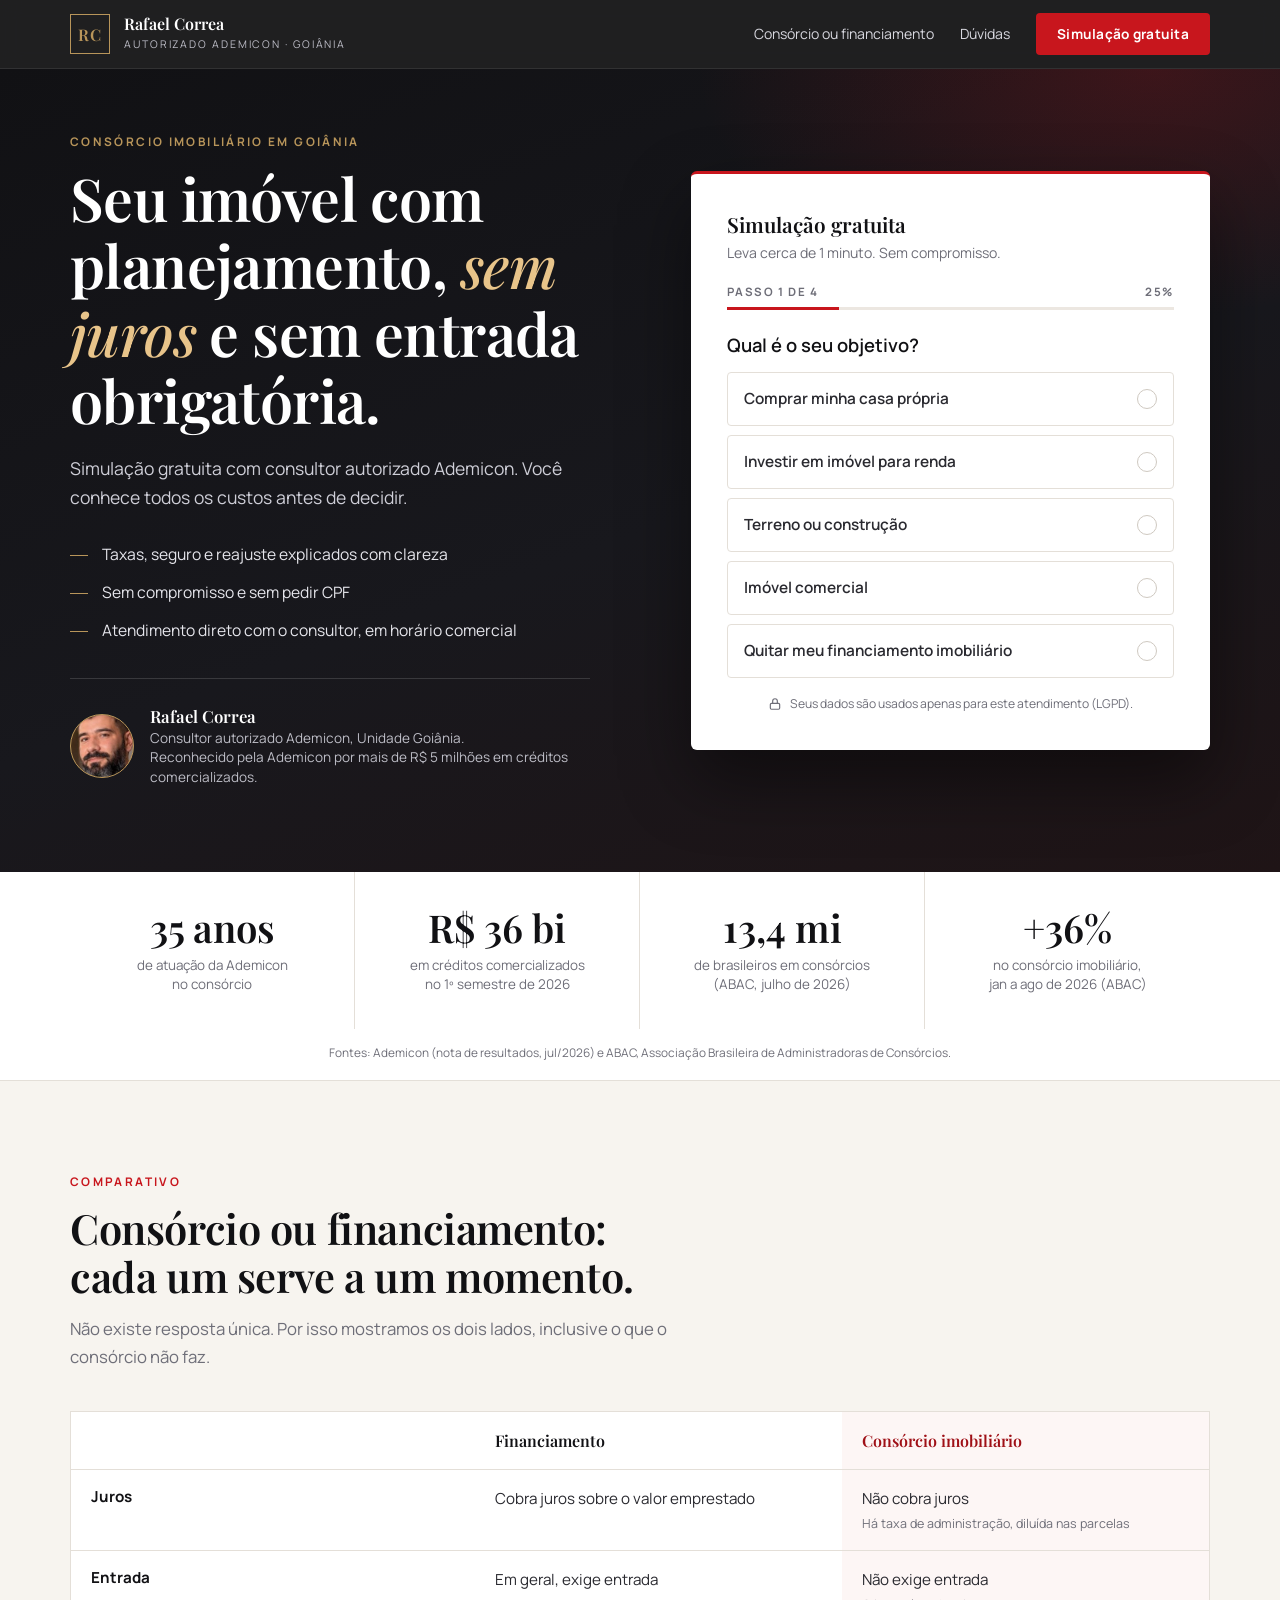
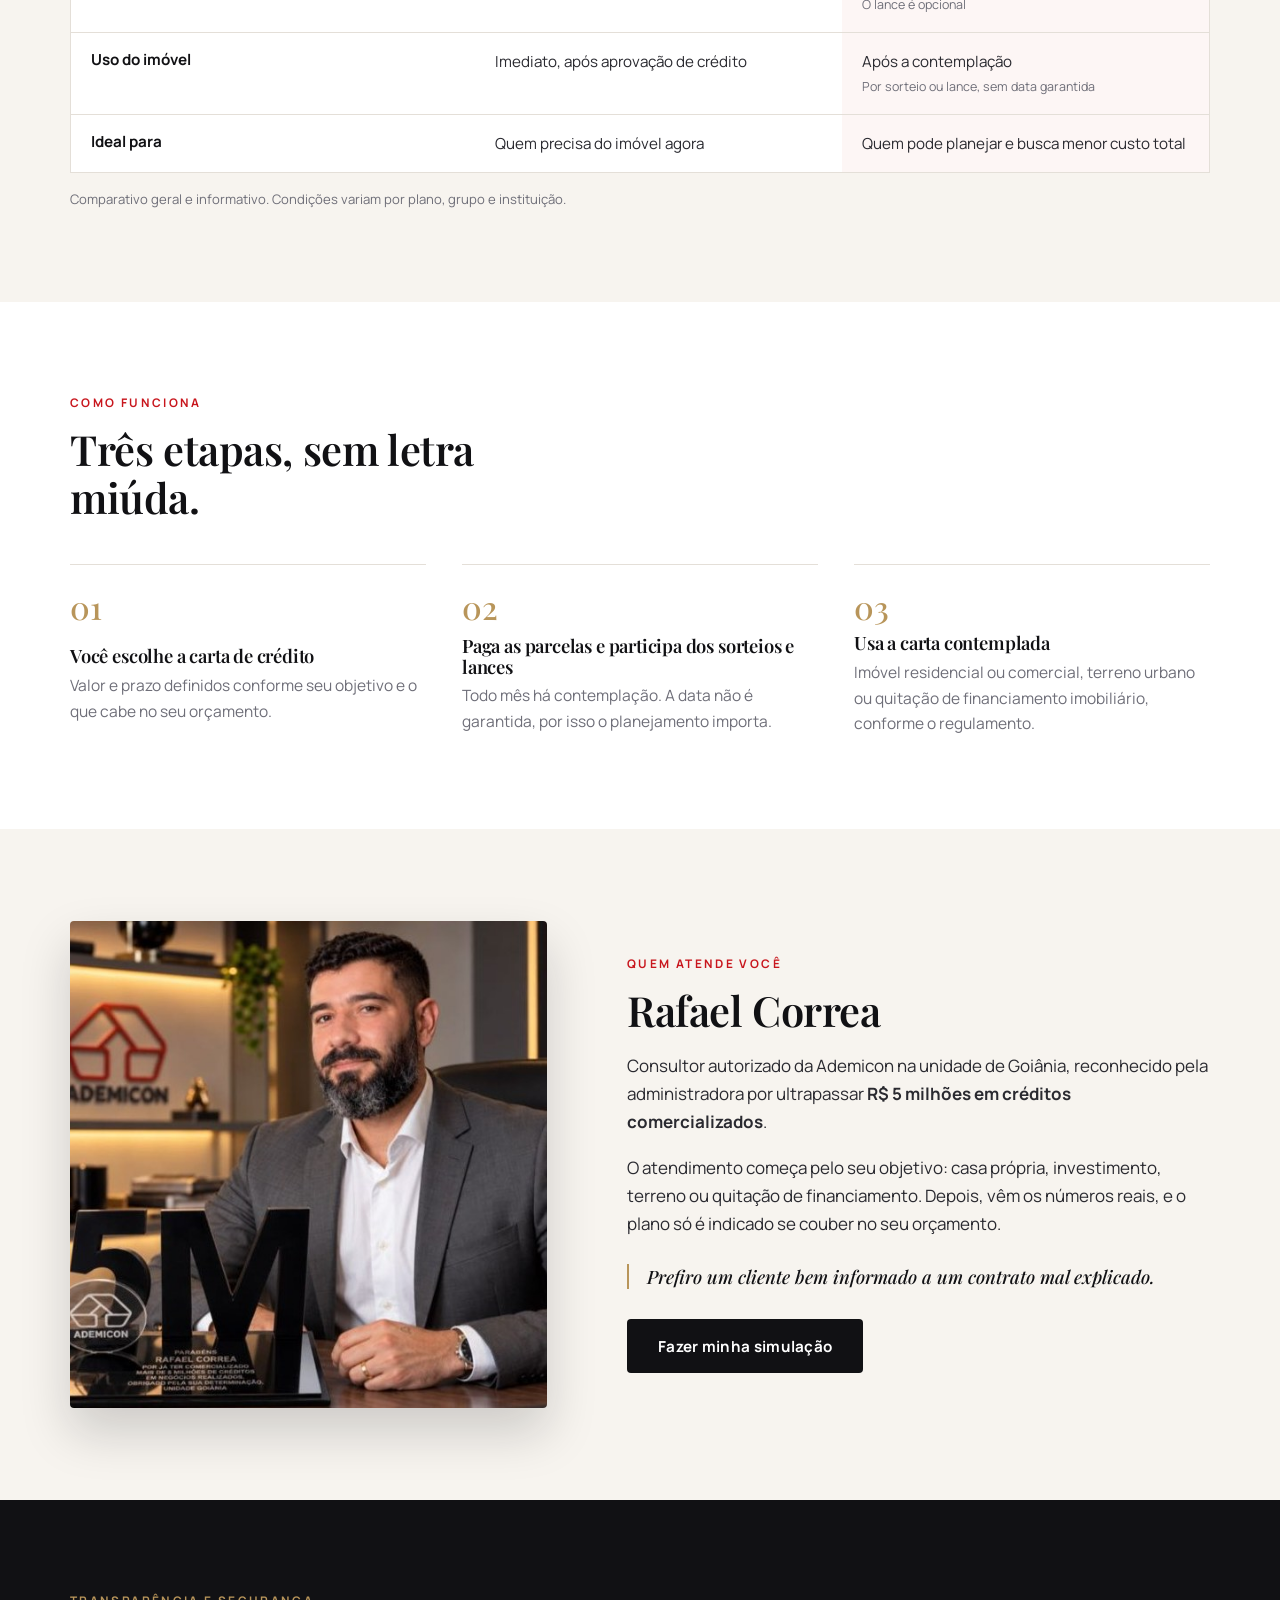
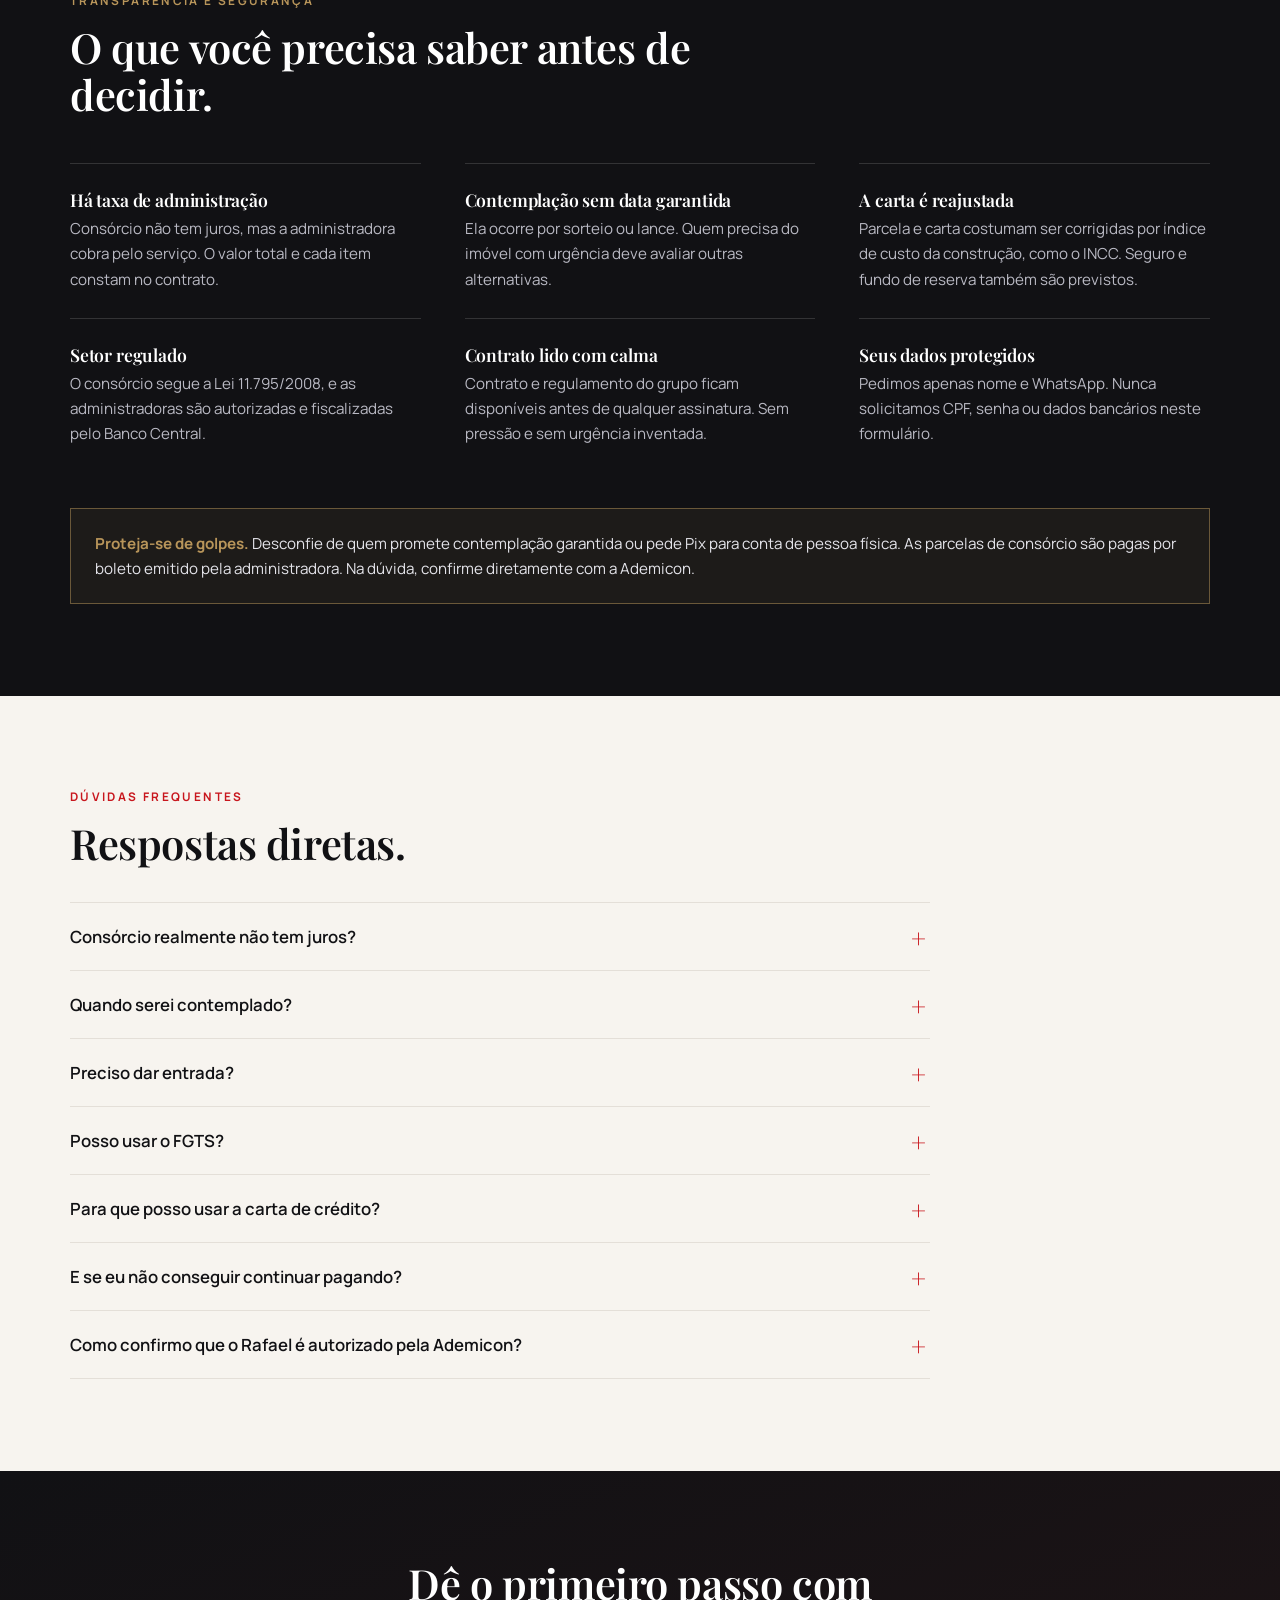
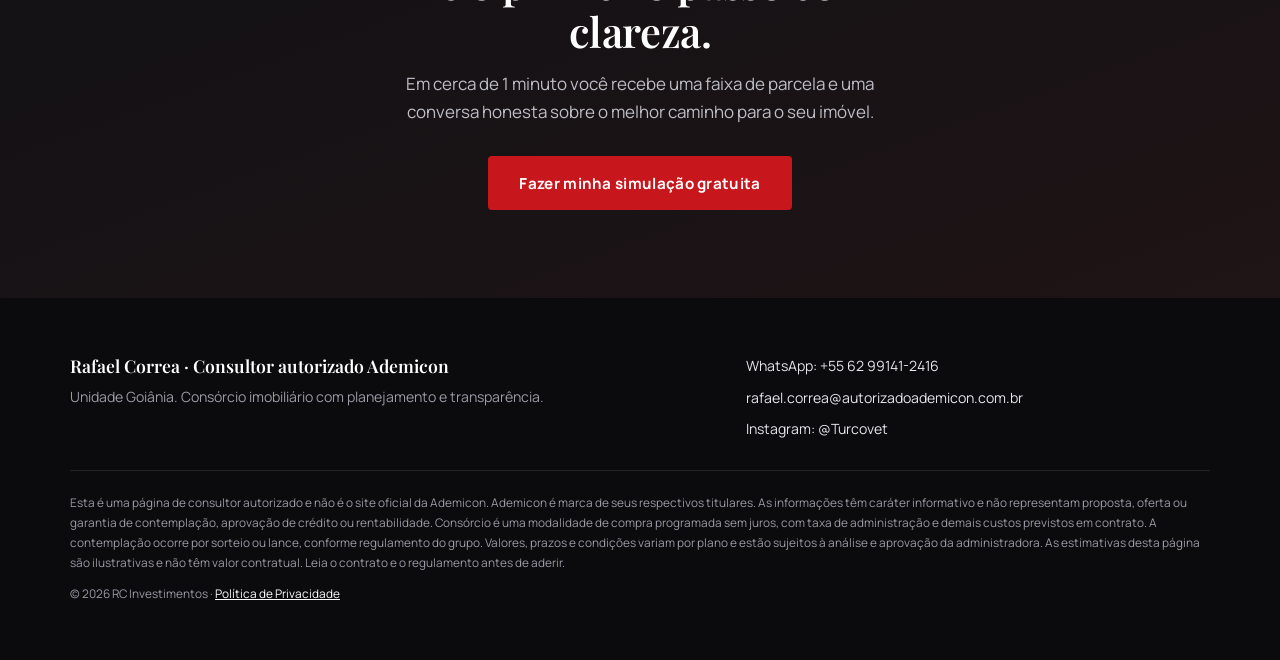
<file: index.html>
<!DOCTYPE html>
<html lang="pt-BR">
<head>
<meta charset="utf-8">
<meta name="viewport" content="width=device-width, initial-scale=1">
<title>Consórcio imobiliário em Goiânia | Rafael Correa, Autorizado Ademicon</title>
<meta name="description" content="Simulação gratuita e sem compromisso de consórcio imobiliário com Rafael Correa, consultor autorizado Ademicon em Goiânia. Entenda cada custo antes de decidir.">
<meta property="og:title" content="Consórcio imobiliário em Goiânia | Rafael Correa, Autorizado Ademicon">
<meta property="og:description" content="Planeje seu imóvel sem juros e sem entrada obrigatória. Simulação gratuita, sem compromisso.">
<link rel="icon" href="assets/rafael.jpg">
<meta name="theme-color" content="#111114">
<link rel="preconnect" href="https://fonts.googleapis.com">
<link rel="preconnect" href="https://fonts.gstatic.com" crossorigin>
<link href="https://fonts.googleapis.com/css2?family=Manrope:wght@400;500;600;700&family=Playfair+Display:wght@500;600;700&display=swap" rel="stylesheet">

<!-- COLE AQUI o Meta Pixel e/ou a tag do Google (GA4 / Google Ads). Os eventos Lead, Contact e StartSimulation já são disparados pela página. -->

<link rel="stylesheet" href="css/styles.css">
</head>
<body>

<header class="top">
  <div class="wrap">
    <a class="brand" href="#topo" aria-label="Rafael Correa, Autorizado Ademicon">
      <span class="mono" aria-hidden="true">RC</span>
      <span><b>Rafael Correa</b><small>AUTORIZADO ADEMICON · GOIÂNIA</small></span>
    </a>
    <nav>
      <a class="txt" href="#comparativo">Consórcio ou financiamento</a>
      <a class="txt" href="#duvidas">Dúvidas</a>
      <a class="btn btn-red" href="#simulacao" data-track="cta_topo">Simulação gratuita</a>
    </nav>
  </div>
</header>

<main id="topo">

<section class="hero" id="inicio">
  <div class="wrap hero-grid">
    <div>
      <span class="eyebrow">Consórcio imobiliário em Goiânia</span>
      <h1>Seu imóvel com planejamento, <em>sem juros</em> e sem entrada obrigatória.</h1>
      <p class="sub">Simulação gratuita com consultor autorizado Ademicon. Você conhece todos os custos antes de decidir.</p>
      <ul class="points">
        <li>Taxas, seguro e reajuste explicados com clareza</li>
        <li>Sem compromisso e sem pedir CPF</li>
        <li>Atendimento direto com o consultor, em horário comercial</li>
      </ul>
      <div class="cred">
        <div class="avatar" data-avatar role="img" aria-label="Rafael Correa"></div>
        <div>
          <b>Rafael Correa</b>
          <span>Consultor autorizado Ademicon, Unidade Goiânia.<br>Reconhecido pela Ademicon por mais de R$ 5 milhões em créditos comercializados.</span>
        </div>
      </div>
    </div>

    <div class="card" id="simulacao">
      <div class="card-h"><b>Simulação gratuita</b><span>Leva cerca de 1 minuto. Sem compromisso.</span></div>
      <div class="prog"><span id="stepLabel">Passo 1 de 4</span><span id="stepPct">25%</span></div>
      <div class="bar" aria-hidden="true"><i id="barFill"></i></div>
      <div id="stage" aria-live="polite"></div>
      <p class="safe"><svg viewBox="0 0 24 24" fill="none" stroke="currentColor" stroke-width="2" stroke-linecap="round" stroke-linejoin="round"><rect x="4" y="11" width="16" height="10" rx="2"/><path d="M8 11V7a4 4 0 0 1 8 0v4"/></svg>Seus dados são usados apenas para este atendimento (LGPD).</p>
    </div>
  </div>
</section>

<section class="numbers" aria-label="A Ademicon em números">
  <div class="wrap">
    <div class="num-grid">
      <div class="num"><b>35 anos</b><span>de atuação da Ademicon<br>no consórcio</span></div>
      <div class="num"><b>R$ 36 bi</b><span>em créditos comercializados<br>no 1º semestre de 2026</span></div>
      <div class="num"><b>13,4 mi</b><span>de brasileiros em consórcios<br>(ABAC, julho de 2026)</span></div>
      <div class="num"><b>+36%</b><span>no consórcio imobiliário,<br>jan a ago de 2026 (ABAC)</span></div>
    </div>
    <p class="src">Fontes: Ademicon (nota de resultados, jul/2026) e ABAC, Associação Brasileira de Administradoras de Consórcios.</p>
  </div>
</section>

<section id="comparativo">
  <div class="wrap">
    <span class="eyebrow">Comparativo</span>
    <h2 style="max-width:22ch">Consórcio ou financiamento: cada um serve a um momento.</h2>
    <p class="lead">Não existe resposta única. Por isso mostramos os dois lados, inclusive o que o consórcio não faz.</p>
    <div class="tbl reveal" role="table" aria-label="Comparativo entre financiamento e consórcio imobiliário">
      <div class="tr head" role="row"><div role="columnheader"></div><div role="columnheader">Financiamento</div><div class="c" role="columnheader">Consórcio imobiliário</div></div>
      <div class="tr" role="row"><div class="lab" role="rowheader">Juros</div><div role="cell">Cobra juros sobre o valor emprestado</div><div class="c" role="cell">Não cobra juros<small>Há taxa de administração, diluída nas parcelas</small></div></div>
      <div class="tr" role="row"><div class="lab" role="rowheader">Entrada</div><div role="cell">Em geral, exige entrada</div><div class="c" role="cell">Não exige entrada<small>O lance é opcional</small></div></div>
      <div class="tr" role="row"><div class="lab" role="rowheader">Uso do imóvel</div><div role="cell">Imediato, após aprovação de crédito</div><div class="c" role="cell">Após a contemplação<small>Por sorteio ou lance, sem data garantida</small></div></div>
      <div class="tr" role="row"><div class="lab" role="rowheader">Ideal para</div><div role="cell">Quem precisa do imóvel agora</div><div class="c" role="cell">Quem pode planejar e busca menor custo total</div></div>
    </div>
    <p class="note">Comparativo geral e informativo. Condições variam por plano, grupo e instituição.</p>
  </div>
</section>

<section class="how" id="como-funciona">
  <div class="wrap">
    <span class="eyebrow">Como funciona</span>
    <h2 style="max-width:20ch">Três etapas, sem letra miúda.</h2>
    <div class="steps">
      <div class="step reveal"><i>01</i><div><h3>Você escolhe a carta de crédito</h3><p>Valor e prazo definidos conforme seu objetivo e o que cabe no seu orçamento.</p></div></div>
      <div class="step reveal"><i>02</i><div><h3>Paga as parcelas e participa dos sorteios e lances</h3><p>Todo mês há contemplação. A data não é garantida, por isso o planejamento importa.</p></div></div>
      <div class="step reveal"><i>03</i><div><h3>Usa a carta contemplada</h3><p>Imóvel residencial ou comercial, terreno urbano ou quitação de financiamento imobiliário, conforme o regulamento.</p></div></div>
    </div>
  </div>
</section>

<section class="about" id="sobre">
  <div class="wrap about-grid">
    <div class="ph reveal">
      <div class="main"><img data-clone alt="Rafael Correa, consultor autorizado Ademicon, em seu escritório" width="597" height="550" loading="lazy"></div>
    </div>
    <div class="reveal">
      <span class="eyebrow">Quem atende você</span>
      <h2>Rafael Correa</h2>
      <p>Consultor autorizado da Ademicon na unidade de Goiânia, reconhecido pela administradora por ultrapassar <strong>R$ 5 milhões em créditos comercializados</strong>.</p>
      <p>O atendimento começa pelo seu objetivo: casa própria, investimento, terreno ou quitação de financiamento. Depois, vêm os números reais, e o plano só é indicado se couber no seu orçamento.</p>
      <p class="sig">Prefiro um cliente bem informado a um contrato mal explicado.</p>
      <div style="margin-top:30px"><a class="btn btn-dark" href="#simulacao" data-track="cta_sobre">Fazer minha simulação</a></div>
    </div>
  </div>
</section>

<section class="guar" id="seguranca">
  <div class="wrap">
    <span class="eyebrow">Transparência e segurança</span>
    <h2 style="max-width:24ch">O que você precisa saber antes de decidir.</h2>
    <div class="g-grid">
      <div class="g reveal"><h3>Há taxa de administração</h3><p>Consórcio não tem juros, mas a administradora cobra pelo serviço. O valor total e cada item constam no contrato.</p></div>
      <div class="g reveal"><h3>Contemplação sem data garantida</h3><p>Ela ocorre por sorteio ou lance. Quem precisa do imóvel com urgência deve avaliar outras alternativas.</p></div>
      <div class="g reveal"><h3>A carta é reajustada</h3><p>Parcela e carta costumam ser corrigidas por índice de custo da construção, como o INCC. Seguro e fundo de reserva também são previstos.</p></div>
      <div class="g reveal"><h3>Setor regulado</h3><p>O consórcio segue a Lei 11.795/2008, e as administradoras são autorizadas e fiscalizadas pelo Banco Central.</p></div>
      <div class="g reveal"><h3>Contrato lido com calma</h3><p>Contrato e regulamento do grupo ficam disponíveis antes de qualquer assinatura. Sem pressão e sem urgência inventada.</p></div>
      <div class="g reveal"><h3>Seus dados protegidos</h3><p>Pedimos apenas nome e WhatsApp. Nunca solicitamos CPF, senha ou dados bancários neste formulário.</p></div>
    </div>
    <div class="alert reveal"><b>Proteja-se de golpes.</b> Desconfie de quem promete contemplação garantida ou pede Pix para conta de pessoa física. As parcelas de consórcio são pagas por boleto emitido pela administradora. Na dúvida, confirme diretamente com a Ademicon.</div>
  </div>
</section>

<section id="depoimentos">
  <div class="wrap">
    <span class="eyebrow">Depoimentos</span>
    <h2>Quem já planejou com o Rafael.</h2>
    <div class="tgrid" id="tgrid"></div>
  </div>
</section>

<section id="duvidas">
  <div class="wrap">
    <span class="eyebrow">Dúvidas frequentes</span>
    <h2>Respostas diretas.</h2>
    <div class="faq-list">
      <details><summary>Consórcio realmente não tem juros?</summary><div class="ans">Não há juros sobre o crédito. Existem outros custos previstos em contrato: taxa de administração, fundo de reserva e seguro, além do reajuste da carta. Na simulação você vê o total, item por item.</div></details>
      <details><summary>Quando serei contemplado?</summary><div class="ans">Ninguém pode garantir uma data. A contemplação ocorre todo mês por sorteio ou por lance, conforme as regras do grupo. Quem tem urgência deve comparar com outras alternativas, e o Rafael ajuda nessa comparação.</div></details>
      <details><summary>Preciso dar entrada?</summary><div class="ans">Não há entrada obrigatória para participar. O lance é opcional e serve para aumentar suas chances de contemplação.</div></details>
      <details><summary>Posso usar o FGTS?</summary><div class="ans">Em muitos casos, sim, como lance ou para amortizar parcelas, dentro das regras do FGTS e do regulamento do grupo. O Rafael verifica se o seu caso se enquadra.</div></details>
      <details><summary>Para que posso usar a carta de crédito?</summary><div class="ans">Para comprar imóvel residencial ou comercial, terreno urbano ou quitar financiamento imobiliário em seu nome, conforme condições do regulamento.</div></details>
      <details><summary>E se eu não conseguir continuar pagando?</summary><div class="ans">Existem regras de desistência e de transferência de cota, descritas em contrato. Por isso a simulação parte do que cabe no seu orçamento.</div></details>
      <details><summary>Como confirmo que o Rafael é autorizado pela Ademicon?</summary><div class="ans">Você pode confirmar o vínculo diretamente com a Ademicon antes de fechar qualquer coisa. Todo o processo é formalizado em contrato com a administradora.</div></details>
    </div>
  </div>
</section>

<section class="final">
  <div class="wrap">
    <h2>Dê o primeiro passo com clareza.</h2>
    <p>Em cerca de 1 minuto você recebe uma faixa de parcela e uma conversa honesta sobre o melhor caminho para o seu imóvel.</p>
    <a class="btn btn-red" href="#simulacao" data-track="cta_final">Fazer minha simulação gratuita</a>
  </div>
</section>
</main>

<footer class="site">
  <div class="wrap">
    <div class="f-grid">
      <div class="f-brand">
        <b>Rafael Correa · Consultor autorizado Ademicon</b>
        <p style="margin-top:8px">Unidade Goiânia. Consórcio imobiliário com planejamento e transparência.</p>
        <p id="cnpjLine" style="margin-top:8px;display:none"></p>
      </div>
      <div class="f-links">
        <a href="#" data-wa="Olá, Rafael!" data-track="wa_footer">WhatsApp: +55 62 99141-2416</a>
        <a href="mailto:rafael.correa@autorizadoademicon.com.br">rafael.correa@autorizadoademicon.com.br</a>
        <a href="https://instagram.com/Turcovet" target="_blank" rel="noopener">Instagram: @Turcovet</a>
      </div>
    </div>
    <div class="legal">
      <p>Esta é uma página de consultor autorizado e não é o site oficial da Ademicon. Ademicon é marca de seus respectivos titulares. As informações têm caráter informativo e não representam proposta, oferta ou garantia de contemplação, aprovação de crédito ou rentabilidade. Consórcio é uma modalidade de compra programada sem juros, com taxa de administração e demais custos previstos em contrato. A contemplação ocorre por sorteio ou lance, conforme regulamento do grupo. Valores, prazos e condições variam por plano e estão sujeitos à análise e aprovação da administradora. As estimativas desta página são ilustrativas e não têm valor contratual. Leia o contrato e o regulamento antes de aderir.</p>
      <p style="margin-top:10px">© 2026 RC Investimentos · <button type="button" id="openPrivacy">Política de Privacidade</button></p>
    </div>
  </div>
</footer>

<div class="sticky" id="sticky" role="region" aria-label="Atalhos de contato">
  <a class="btn btn-red" href="#simulacao" data-track="cta_sticky">Simulação gratuita</a>
  <a class="btn btn-outline" href="#" data-wa="Olá, Rafael! Vim pela sua página e quero conversar sobre consórcio imobiliário." data-track="wa_sticky">WhatsApp</a>
</div>

<dialog id="privacy">
  <h2>Política de Privacidade</h2>
  <p>Esta página coleta apenas as informações que você escolhe enviar, para atender seu pedido de simulação.</p>
  <ul>
    <li><b>Dados coletados:</b> nome, número de WhatsApp, forma de contato preferida e respostas do questionário (objetivo, valor, prazo e interesse em lance ou FGTS).</li>
    <li><b>Finalidade:</b> entrar em contato, preparar sua simulação e atendê-lo. Não vendemos seus dados.</li>
    <li><b>Compartilhamento:</b> com a administradora de consórcio, somente se você decidir avançar na contratação.</li>
    <li><b>Medição de anúncios:</b> podemos usar cookies e ferramentas de mensuração (como Meta e Google) para entender o desempenho das campanhas.</li>
    <li><b>Seus direitos (LGPD):</b> acessar, corrigir ou excluir seus dados e retirar o consentimento a qualquer momento, pelo e-mail de contato desta página.</li>
  </ul>
  <button class="btn btn-dark" type="button" id="closePrivacy">Entendi</button>
</dialog>

<script src="js/main.js" defer></script>
</body>
</html>
</file>
<file: css/styles.css>
:root{
  --red:#C8161D; --red-dark:#9F1017;
  --ink:#111114; --ink-2:#1B1B20; --text:#2A2A30; --muted:#6E6E78;
  --ivory:#F7F4EF; --card:#FFFFFF; --line:#E4DFD8; --gold:#B8955A;
  --serif:'Playfair Display',Georgia,'Times New Roman',serif;
  --sans:'Manrope',system-ui,-apple-system,'Segoe UI',Roboto,sans-serif;
}
*{box-sizing:border-box;margin:0;padding:0}
html{scroll-behavior:smooth;scroll-padding-top:80px}
body{font-family:var(--sans);color:var(--text);background:var(--ivory);line-height:1.65;font-size:17px;-webkit-font-smoothing:antialiased}
img{max-width:100%;display:block}
a{color:inherit}
.wrap{width:min(1140px,100% - 44px);margin-inline:auto}
h1,h2,h3{font-family:var(--serif);color:var(--ink);font-weight:600;line-height:1.14;letter-spacing:-.01em}
h2{font-size:clamp(1.8rem,4vw,2.6rem)}
h3{font-size:1.15rem}
section{padding:92px 0}
.eyebrow{font:700 .74rem var(--sans);letter-spacing:.2em;text-transform:uppercase;color:var(--red);display:block;margin-bottom:14px}
.lead{color:var(--muted);font-size:1.05rem;max-width:60ch;margin-top:16px}
:focus-visible{outline:3px solid #1b6ef3;outline-offset:3px;border-radius:6px}

.btn{display:inline-flex;align-items:center;justify-content:center;gap:10px;min-height:54px;padding:0 30px;border-radius:4px;font:700 .95rem var(--sans);letter-spacing:.02em;text-decoration:none;border:1.5px solid transparent;cursor:pointer;transition:background .2s,transform .2s,border-color .2s}
.btn-red{background:var(--red);color:#fff}
.btn-red:hover{background:var(--red-dark)}
.btn-line{background:transparent;border-color:rgba(255,255,255,.4);color:#fff}
.btn-line:hover{border-color:#fff}
.btn-dark{background:var(--ink);color:#fff}.btn-dark:hover{background:#000}
.btn-outline{background:transparent;border-color:var(--ink);color:var(--ink)}.btn-outline:hover{background:var(--ink);color:#fff}
.btn svg{width:18px;height:18px}

/* Top */
.top{position:sticky;top:0;z-index:50;background:rgba(17,17,20,.94);backdrop-filter:blur(10px);border-bottom:1px solid rgba(255,255,255,.08);color:#fff}
.top .wrap{display:flex;align-items:center;justify-content:space-between;height:68px;gap:16px}
.brand{display:flex;align-items:center;gap:14px;text-decoration:none}
.mono{width:40px;height:40px;border:1.5px solid var(--gold);color:var(--gold);display:grid;place-items:center;font:600 1rem var(--serif);letter-spacing:.04em}
.brand b{display:block;font:600 1rem var(--serif);line-height:1.1}
.brand small{display:block;font-size:.66rem;letter-spacing:.18em;color:#BDBDC6;margin-top:3px}
.top nav{display:flex;align-items:center;gap:26px}
.top nav a.txt{font-size:.88rem;color:#D8D8DF;text-decoration:none}
.top nav a.txt:hover{color:#fff}
.top .btn{min-height:42px;padding:0 20px;font-size:.85rem;white-space:nowrap}

/* Hero */
.hero{background:linear-gradient(160deg,#111114 0%,#18181D 55%,#1F1416 100%);color:#fff;padding:64px 0 84px;position:relative}
.hero::after{content:"";position:absolute;inset:0;background:radial-gradient(700px 380px at 90% 0%,rgba(200,22,29,.22),transparent 65%);pointer-events:none}
.hero-grid{display:grid;gap:48px;align-items:center;position:relative;z-index:1}
.hero .eyebrow{color:var(--gold)}
.hero h1{color:#fff;font-size:clamp(2.2rem,5.4vw,3.7rem);margin-bottom:20px}
.hero h1 em{font-style:italic;font-weight:500;color:#E8C48A}
.hero p.sub{color:#CFCFD8;font-size:1.1rem;max-width:50ch}
.points{list-style:none;margin:30px 0 34px;display:grid;gap:12px}
.points li{display:flex;gap:14px;color:#E6E6EC;font-size:.98rem;align-items:flex-start}
.points li::before{content:"";width:18px;height:1.5px;background:var(--gold);margin-top:13px;flex:none}
.cred{display:flex;align-items:center;gap:16px;padding-top:26px;border-top:1px solid rgba(255,255,255,.14);max-width:520px}
.avatar{width:64px;height:64px;border-radius:50%;border:1.5px solid var(--gold);background-repeat:no-repeat;flex:none}
.cred b{display:block;font:600 1.05rem var(--serif)}
.cred span{display:block;font-size:.85rem;color:#BDBDC6;line-height:1.45;margin-top:2px}

/* Form card */
.card{background:#fff;color:var(--text);border-radius:6px;padding:30px;box-shadow:0 30px 70px rgba(0,0,0,.45);border-top:3px solid var(--red)}
.card-h{margin-bottom:18px}
.card-h b{display:block;font:600 1.3rem var(--serif);color:var(--ink)}
.card-h span{font-size:.88rem;color:var(--muted)}
.prog{display:flex;justify-content:space-between;font:700 .72rem var(--sans);letter-spacing:.14em;text-transform:uppercase;color:var(--muted);margin-bottom:8px}
.bar{height:3px;background:#ECE7E1;margin-bottom:22px}
.bar i{display:block;height:100%;width:25%;background:var(--red);transition:width .35s}
.q{font:600 1.15rem var(--sans);color:var(--ink);margin-bottom:14px}
.opts{display:grid;gap:9px}
.opt{display:flex;align-items:center;justify-content:space-between;gap:12px;width:100%;text-align:left;background:#fff;border:1.5px solid var(--line);border-radius:4px;padding:14px 16px;font:600 .96rem var(--sans);color:var(--text);cursor:pointer;min-height:54px;transition:border-color .15s,background .15s}
.opt::after{content:"";width:18px;height:18px;border:1.5px solid #CFC9C1;border-radius:50%;flex:none;transition:.15s}
.opt:hover{border-color:#B9B2A8}
.opt[aria-pressed="true"]{border-color:var(--ink);background:#FAF8F5}
.opt[aria-pressed="true"]::after{border-color:var(--red);background:radial-gradient(circle,var(--red) 0 4px,#fff 5px)}
.group-l{font:700 .72rem var(--sans);letter-spacing:.14em;text-transform:uppercase;color:var(--muted);margin:16px 0 8px}
.group-l:first-of-type{margin-top:0}
.range-val{font:600 2.3rem var(--serif);color:var(--ink);text-align:center;margin:6px 0 8px}
input[type=range]{width:100%;accent-color:var(--red);height:32px}
.range-scale{display:flex;justify-content:space-between;font-size:.78rem;color:var(--muted)}
.est{border:1px solid var(--line);background:#FAF8F5;padding:16px 18px;margin:0 0 18px;border-radius:4px}
.est small{display:block;color:var(--muted);font-size:.78rem;line-height:1.5}
.est b{display:block;font:600 1.5rem var(--serif);color:var(--ink);margin:4px 0}
.field{display:grid;gap:6px;margin-bottom:13px}
.field label{font-weight:700;font-size:.85rem;color:var(--ink)}
.field input[type=text],.field input[type=tel]{height:52px;border:1.5px solid var(--line);border-radius:4px;padding:0 14px;font:500 1rem var(--sans);width:100%;background:#fff}
.field input:focus{border-color:var(--ink);outline:none}
.pref{display:grid;grid-template-columns:1fr 1fr;gap:9px;margin-bottom:14px}
.pref .opt{min-height:48px;padding:10px 14px;font-size:.9rem}
.check{display:flex;gap:10px;font-size:.8rem;color:var(--muted);margin:6px 0 16px;align-items:flex-start;line-height:1.5}
.check input{width:18px;height:18px;margin-top:2px;accent-color:var(--red);flex:none}
.err{color:#B3261E;font-size:.82rem;min-height:1.2em;margin-bottom:6px}
.q-nav{display:flex;gap:10px;margin-top:18px;align-items:center}
.q-nav .back{background:none;border:0;color:var(--muted);font:600 .88rem var(--sans);cursor:pointer;padding:12px 6px;text-decoration:underline}
.q-nav .btn{flex:1}
.safe{display:flex;gap:8px;align-items:center;justify-content:center;font-size:.76rem;color:var(--muted);margin-top:16px}
.safe svg{width:14px;height:14px}
.done{text-align:center}
.done .seal{width:52px;height:52px;border:1.5px solid var(--gold);border-radius:50%;display:grid;place-items:center;margin:0 auto 14px;color:var(--gold)}
.done h3{font-size:1.4rem;margin-bottom:8px}
.done p{font-size:.95rem;color:var(--muted)}
.done .btn{width:100%;margin-top:18px}
.fine{font-size:.74rem;color:var(--muted);line-height:1.55}

/* Numbers */
.numbers{background:#fff;padding:0;border-bottom:1px solid var(--line)}
.num-grid{display:grid;grid-template-columns:repeat(2,1fr)}
.num{padding:34px 22px;text-align:center;border-right:1px solid var(--line);border-bottom:1px solid var(--line)}
.num:nth-child(2n){border-right:0}.num:nth-last-child(-n+2){border-bottom:0}
.num b{display:block;font:600 clamp(1.7rem,3.6vw,2.4rem) var(--serif);color:var(--ink);line-height:1.1}
.num span{display:block;font-size:.84rem;color:var(--muted);margin-top:8px;line-height:1.45}
.src{font-size:.74rem;color:var(--muted);text-align:center;padding:14px 0 18px}

/* Compare */
.tbl{margin-top:40px;background:#fff;border:1px solid var(--line)}
.tr{display:grid;grid-template-columns:1fr 1fr;border-bottom:1px solid var(--line)}
.tr:last-child{border-bottom:0}
.tr>div{padding:16px 20px;font-size:.95rem}
.tr .lab{grid-column:1/-1;background:#F3EFE9;font:700 .72rem var(--sans);letter-spacing:.14em;text-transform:uppercase;color:var(--muted);padding:10px 20px}
.tr.head>div{font:600 1rem var(--serif);color:var(--ink);padding:18px 20px}
.tr .c{background:#FDF6F5}
.tr.head .c{color:var(--red-dark)}
.tr small{display:block;color:var(--muted);font-size:.78rem;margin-top:3px}
.note{font-size:.82rem;color:var(--muted);margin-top:16px}

/* How */
.how{background:#fff}
.steps{display:grid;gap:0;margin-top:44px;border-top:1px solid var(--line)}
.step{padding:28px 0;border-bottom:1px solid var(--line);display:grid;grid-template-columns:64px 1fr;gap:10px}
.step i{font:500 2rem var(--serif);color:var(--gold);font-style:normal;line-height:1}
.step p{color:var(--muted);font-size:.97rem;margin-top:6px}

/* About */
.about-grid{display:grid;gap:44px;align-items:center}
.ph{position:relative}
.ph .main{aspect-ratio:1/1.02;overflow:hidden;border-radius:4px;box-shadow:0 24px 50px rgba(17,17,20,.18)}
.ph .main img{width:100%;height:100%;object-fit:cover;object-position:50% 18%}
.ph .plaque{position:absolute;right:-12px;bottom:-26px;width:46%;aspect-ratio:1.37/1;background-size:189% auto;background-position:6% 100%;background-repeat:no-repeat;border:4px solid #fff;box-shadow:0 14px 34px rgba(17,17,20,.28);border-radius:3px}
.about p{margin-top:18px}
.about .sig{margin-top:26px;padding-left:18px;border-left:2px solid var(--gold);font:italic 500 1.15rem var(--serif);color:var(--ink)}

/* Guarantees */
.guar{background:var(--ink);color:#fff}
.guar h2{color:#fff}.guar .eyebrow{color:var(--gold)}.guar .lead{color:#BDBDC6}
.g-grid{display:grid;gap:0;margin-top:46px}
.g{padding:26px 0;border-top:1px solid rgba(255,255,255,.14)}
.g h3{color:#fff;font-size:1.1rem;margin-bottom:6px}
.g p{color:#B9B9C3;font-size:.95rem}
.alert{margin-top:36px;padding:22px 24px;border:1px solid rgba(184,149,90,.5);background:rgba(184,149,90,.07);font-size:.95rem;color:#E4E4EA}
.alert b{color:var(--gold)}

/* Testimonials */
#depoimentos{display:none;background:#fff}
.tgrid{display:grid;gap:18px;margin-top:36px}
.tcard{border:1px solid var(--line);padding:26px;background:var(--ivory)}
.tcard p{font:italic 500 1.1rem var(--serif);color:var(--ink)}
.tcard footer{margin-top:14px;font-weight:700;font-size:.88rem}.tcard footer span{display:block;color:var(--muted);font-weight:500}

/* FAQ */
.faq-list{margin-top:36px;max-width:860px;border-top:1px solid var(--line)}
details{border-bottom:1px solid var(--line)}
summary{list-style:none;cursor:pointer;padding:22px 44px 22px 0;font:600 1.05rem var(--sans);color:var(--ink);position:relative}
summary::-webkit-details-marker{display:none}
summary::after{content:"+";position:absolute;right:4px;top:50%;transform:translateY(-50%);font:400 1.6rem var(--serif);color:var(--red)}
details[open] summary::after{content:"–"}
details .ans{padding:0 44px 24px 0;color:var(--muted);font-size:.98rem}

/* Final */
.final{background:linear-gradient(160deg,#111114,#1F1416);color:#fff;text-align:center;padding:88px 0}
.final h2{color:#fff;max-width:20ch;margin-inline:auto}
.final p{color:#BDBDC6;margin:16px auto 30px;max-width:48ch}

/* Footer */
footer.site{background:#0B0B0D;color:#9A9AA5;padding:56px 0 100px;font-size:.88rem}
.f-grid{display:grid;gap:26px}
.f-brand b{display:block;color:#fff;font:600 1.1rem var(--serif)}
.f-links{display:grid;gap:8px}
.f-links a{color:#E4E4EA;text-decoration:none}.f-links a:hover{text-decoration:underline}
.legal{border-top:1px solid rgba(255,255,255,.1);margin-top:30px;padding-top:22px;font-size:.74rem;line-height:1.7}
.legal button{background:none;border:0;color:#fff;text-decoration:underline;cursor:pointer;font:inherit}

/* Sticky mobile */
.sticky{position:fixed;left:0;right:0;bottom:0;z-index:60;background:#fff;border-top:1px solid var(--line);padding:10px 14px calc(10px + env(safe-area-inset-bottom));display:flex;gap:10px;transform:translateY(110%);transition:transform .3s}
.sticky.show{transform:none}
.sticky .btn{min-height:48px;padding:0 14px;font-size:.9rem}
.sticky .btn-red{flex:1}

dialog{border:0;border-radius:6px;max-width:640px;width:calc(100% - 32px);padding:30px;box-shadow:0 30px 80px rgba(0,0,0,.4)}
dialog::backdrop{background:rgba(0,0,0,.6)}
dialog h2{font-size:1.5rem;margin-bottom:12px}
dialog p,dialog li{font-size:.92rem;margin-top:8px}
dialog ul{padding-left:20px}
dialog .btn{margin-top:20px;min-height:46px}

.reveal{opacity:0;transform:translateY(14px);transition:opacity .7s ease,transform .7s ease}
.reveal.in{opacity:1;transform:none}
@media (prefers-reduced-motion:reduce){.reveal{opacity:1;transform:none;transition:none}html{scroll-behavior:auto}.sticky,.bar i{transition:none}}

@media (max-width:719px){.top nav a.txt{display:none}.brand small{display:none}}
@media (min-width:720px){
  .num-grid{grid-template-columns:repeat(4,1fr)}
  .num{border-bottom:0!important;border-right:1px solid var(--line)!important}.num:last-child{border-right:0!important}
  .tr{grid-template-columns:1.1fr 1fr 1fr}
  .tr .lab{grid-column:auto;background:#fff;text-transform:none;letter-spacing:0;font:700 .95rem var(--sans);color:var(--ink);padding:16px 20px}
  .tr.head>div:first-child{background:#fff}
  .steps{grid-template-columns:repeat(3,1fr);border-top:0;gap:36px}
  .step{grid-template-columns:1fr;border:0;border-top:1px solid var(--line);padding:26px 0 0}
  .g-grid{grid-template-columns:repeat(3,1fr);gap:0 44px}
  .tgrid{grid-template-columns:repeat(2,1fr)}
  .f-grid{grid-template-columns:1.4fr 1fr}
}
@media (min-width:980px){
  .hero-grid{grid-template-columns:1.05fr .95fr}
  .about-grid{grid-template-columns:.9fr 1.1fr;gap:80px}
  .card{padding:36px}
}
@media (min-width:720px){.sticky{display:none}footer.site{padding-bottom:56px}}
</file>
